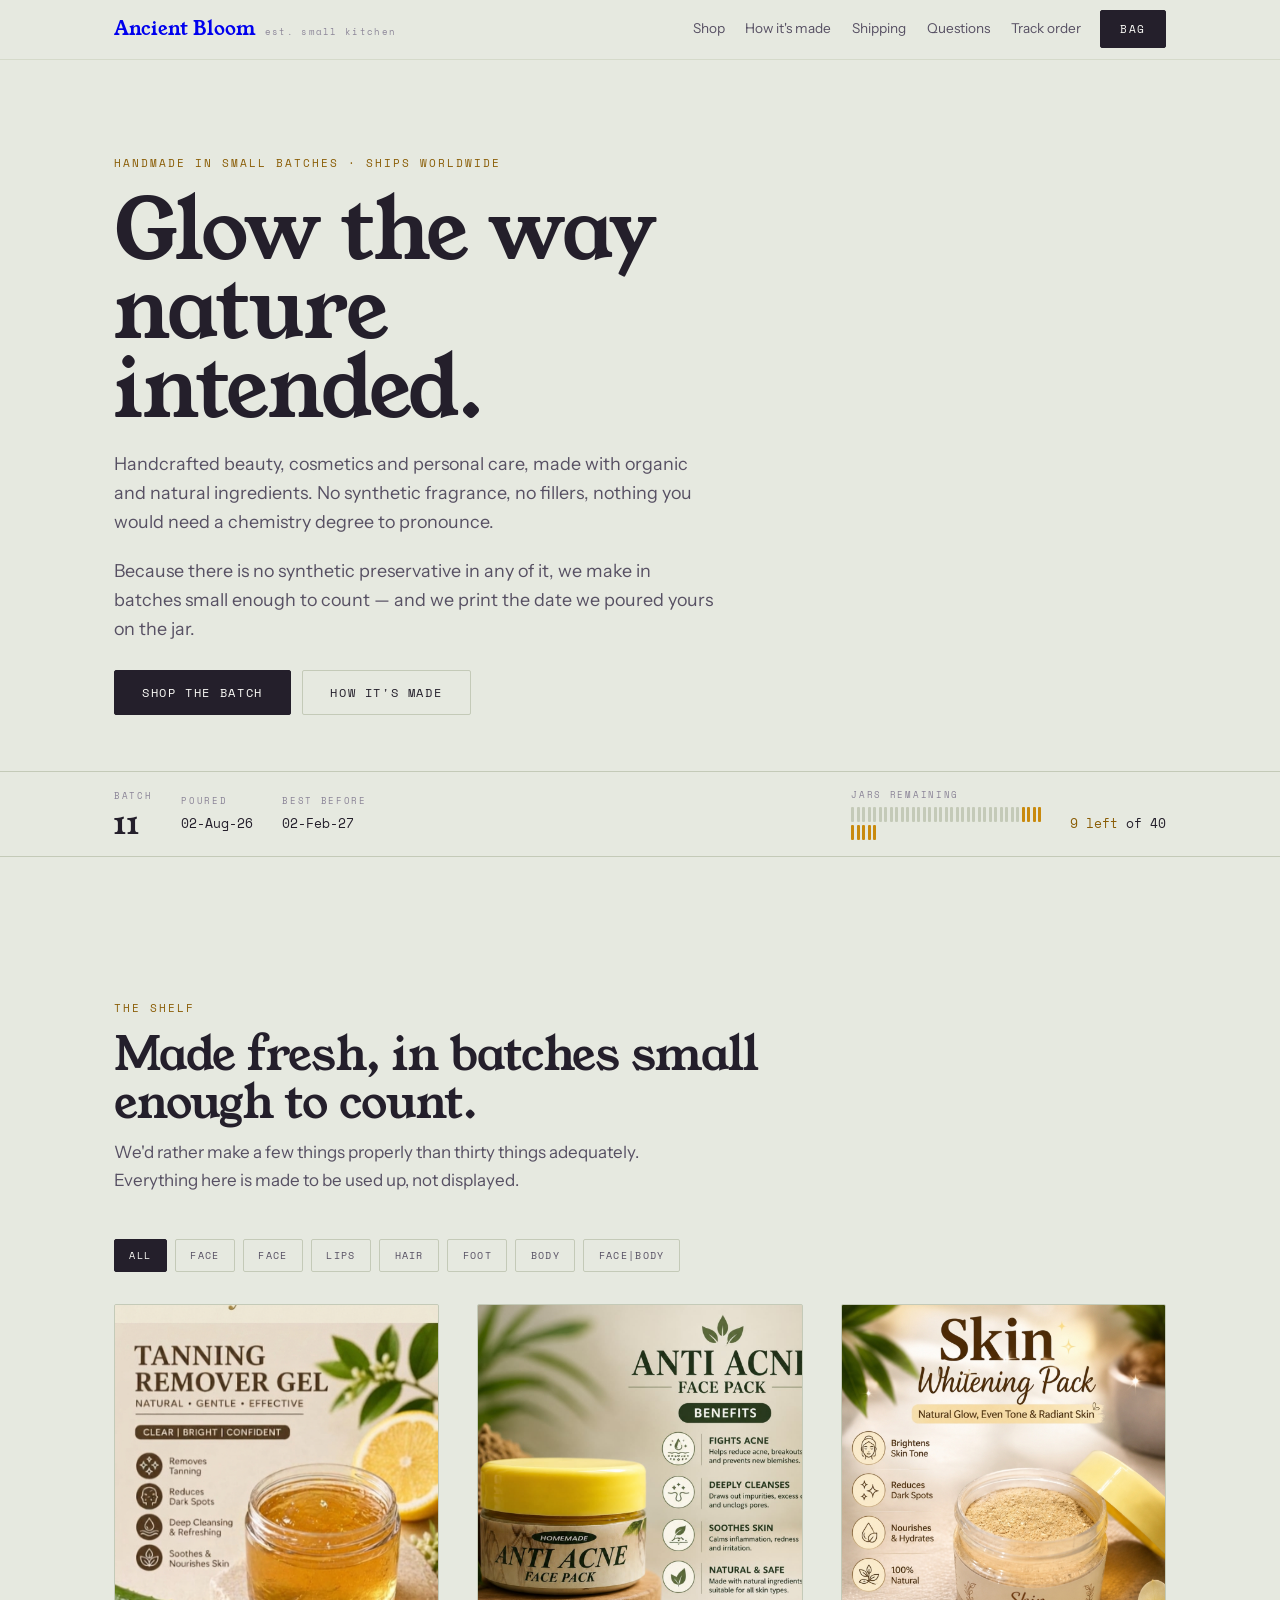
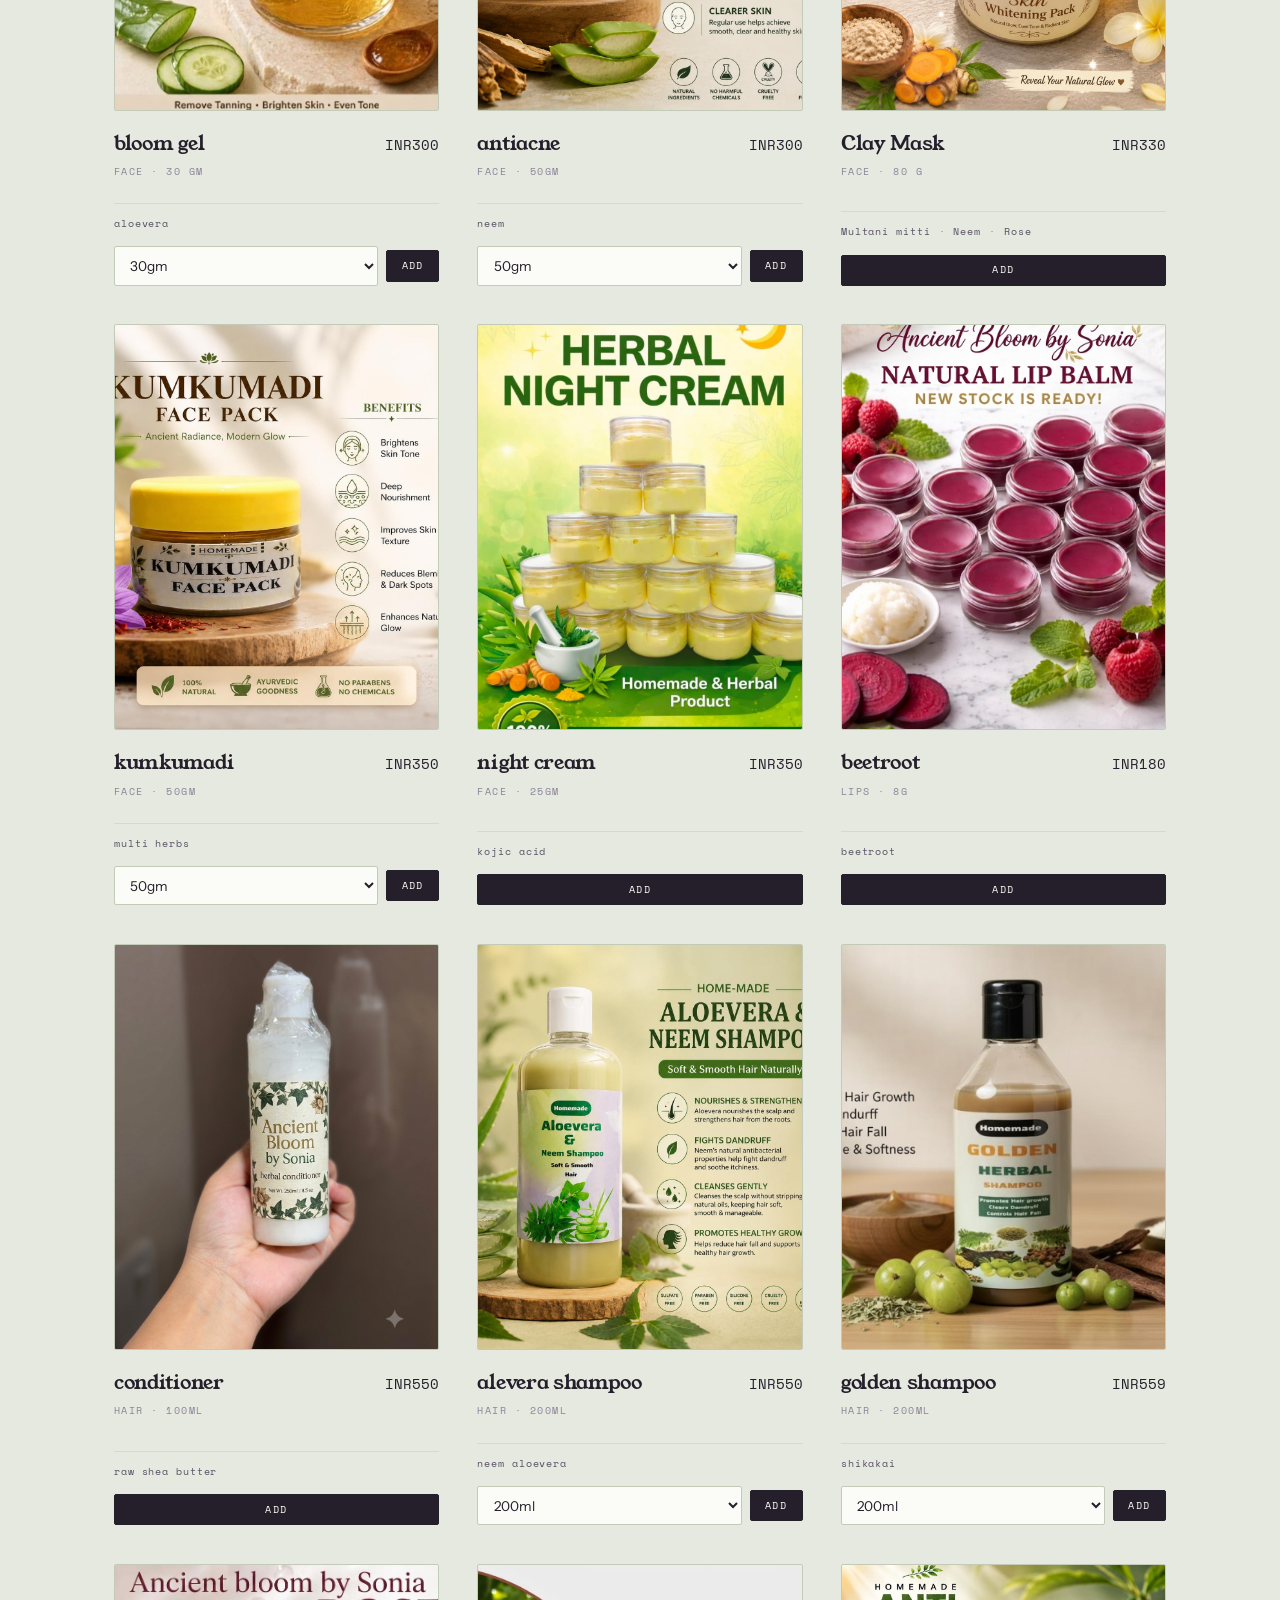
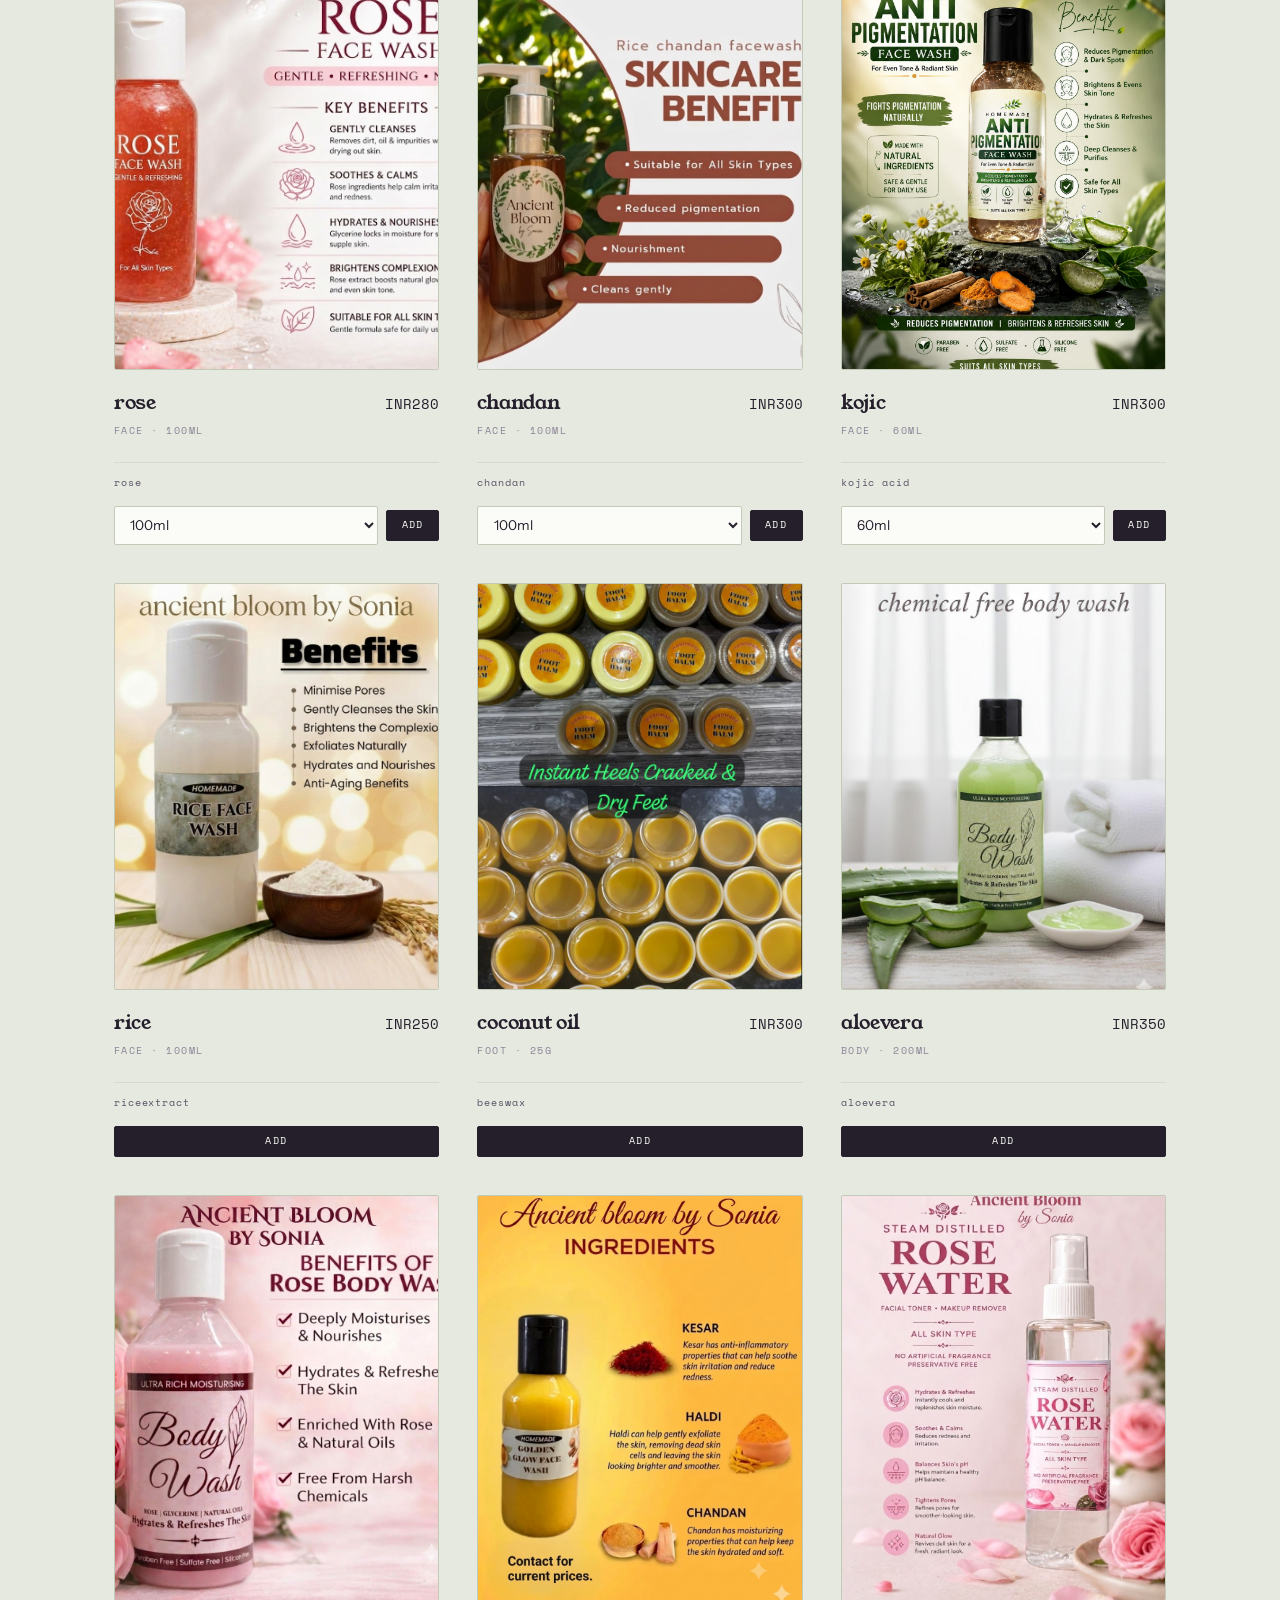
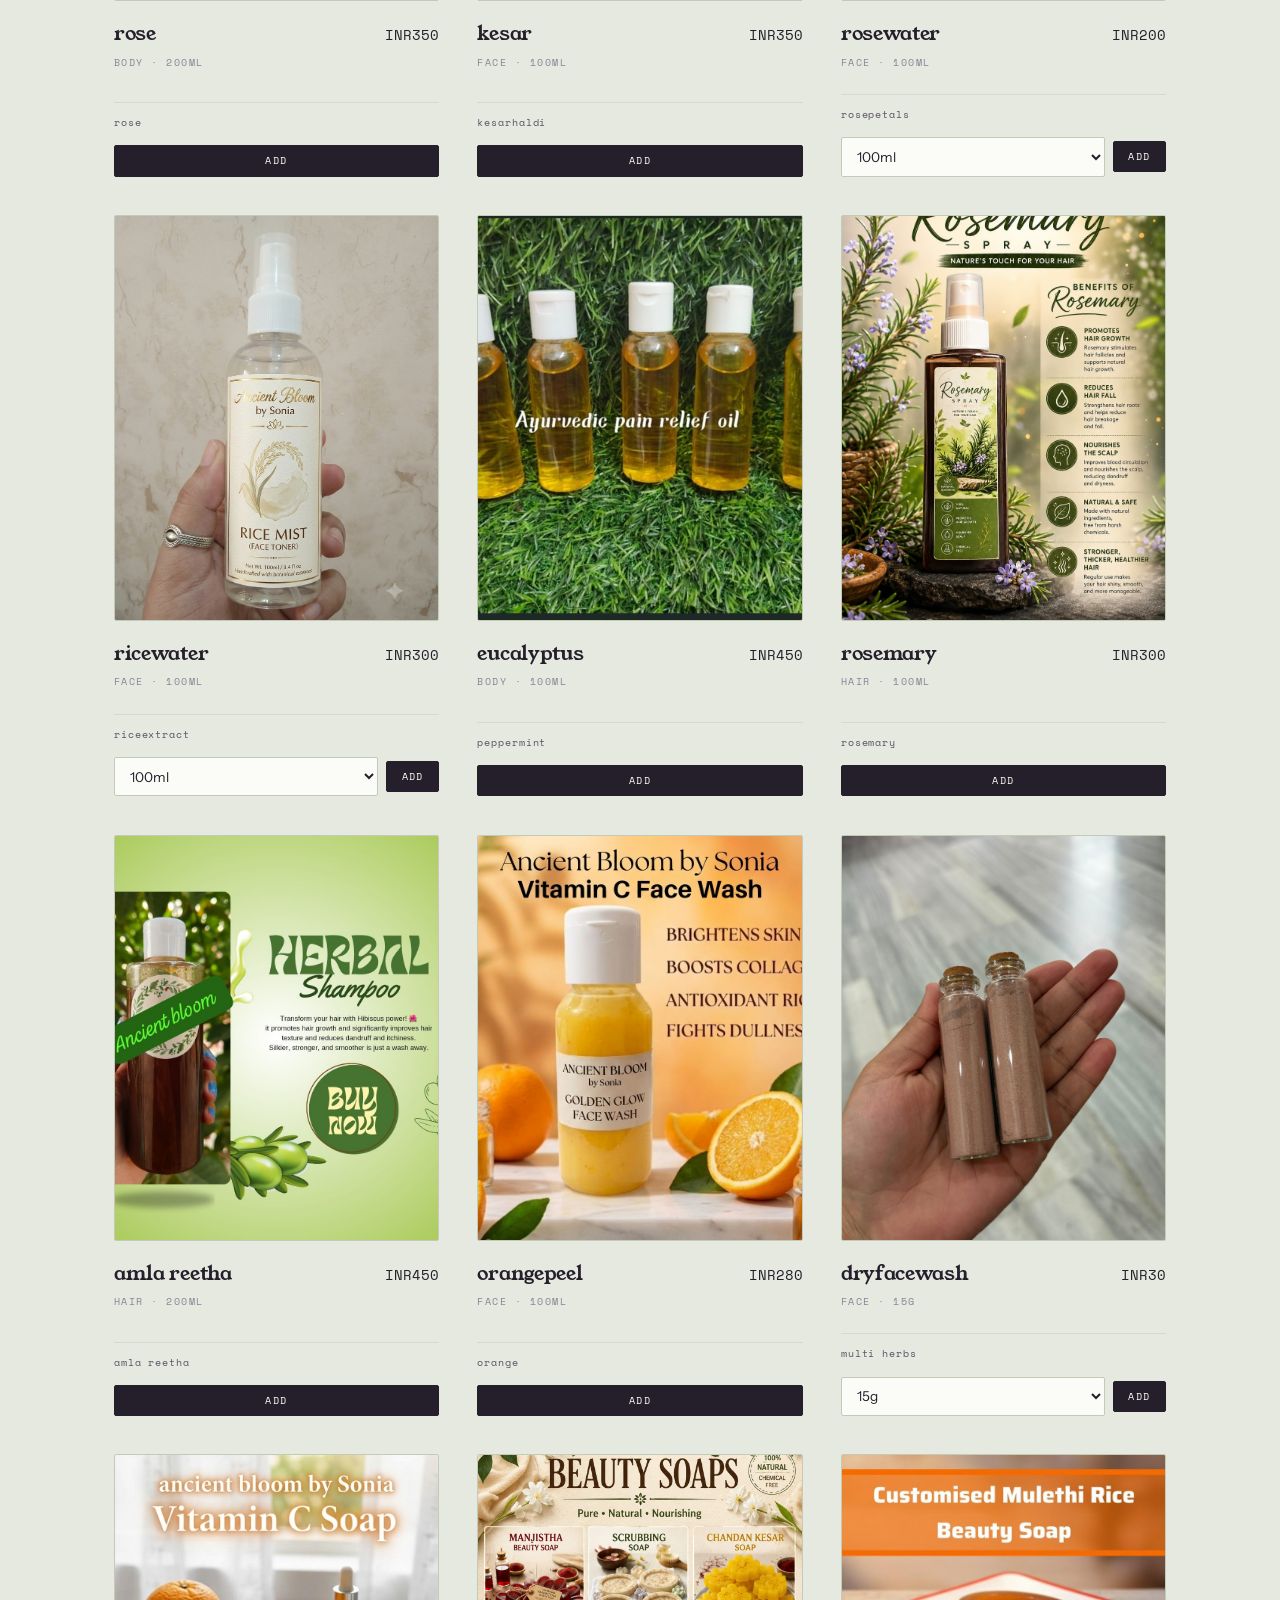
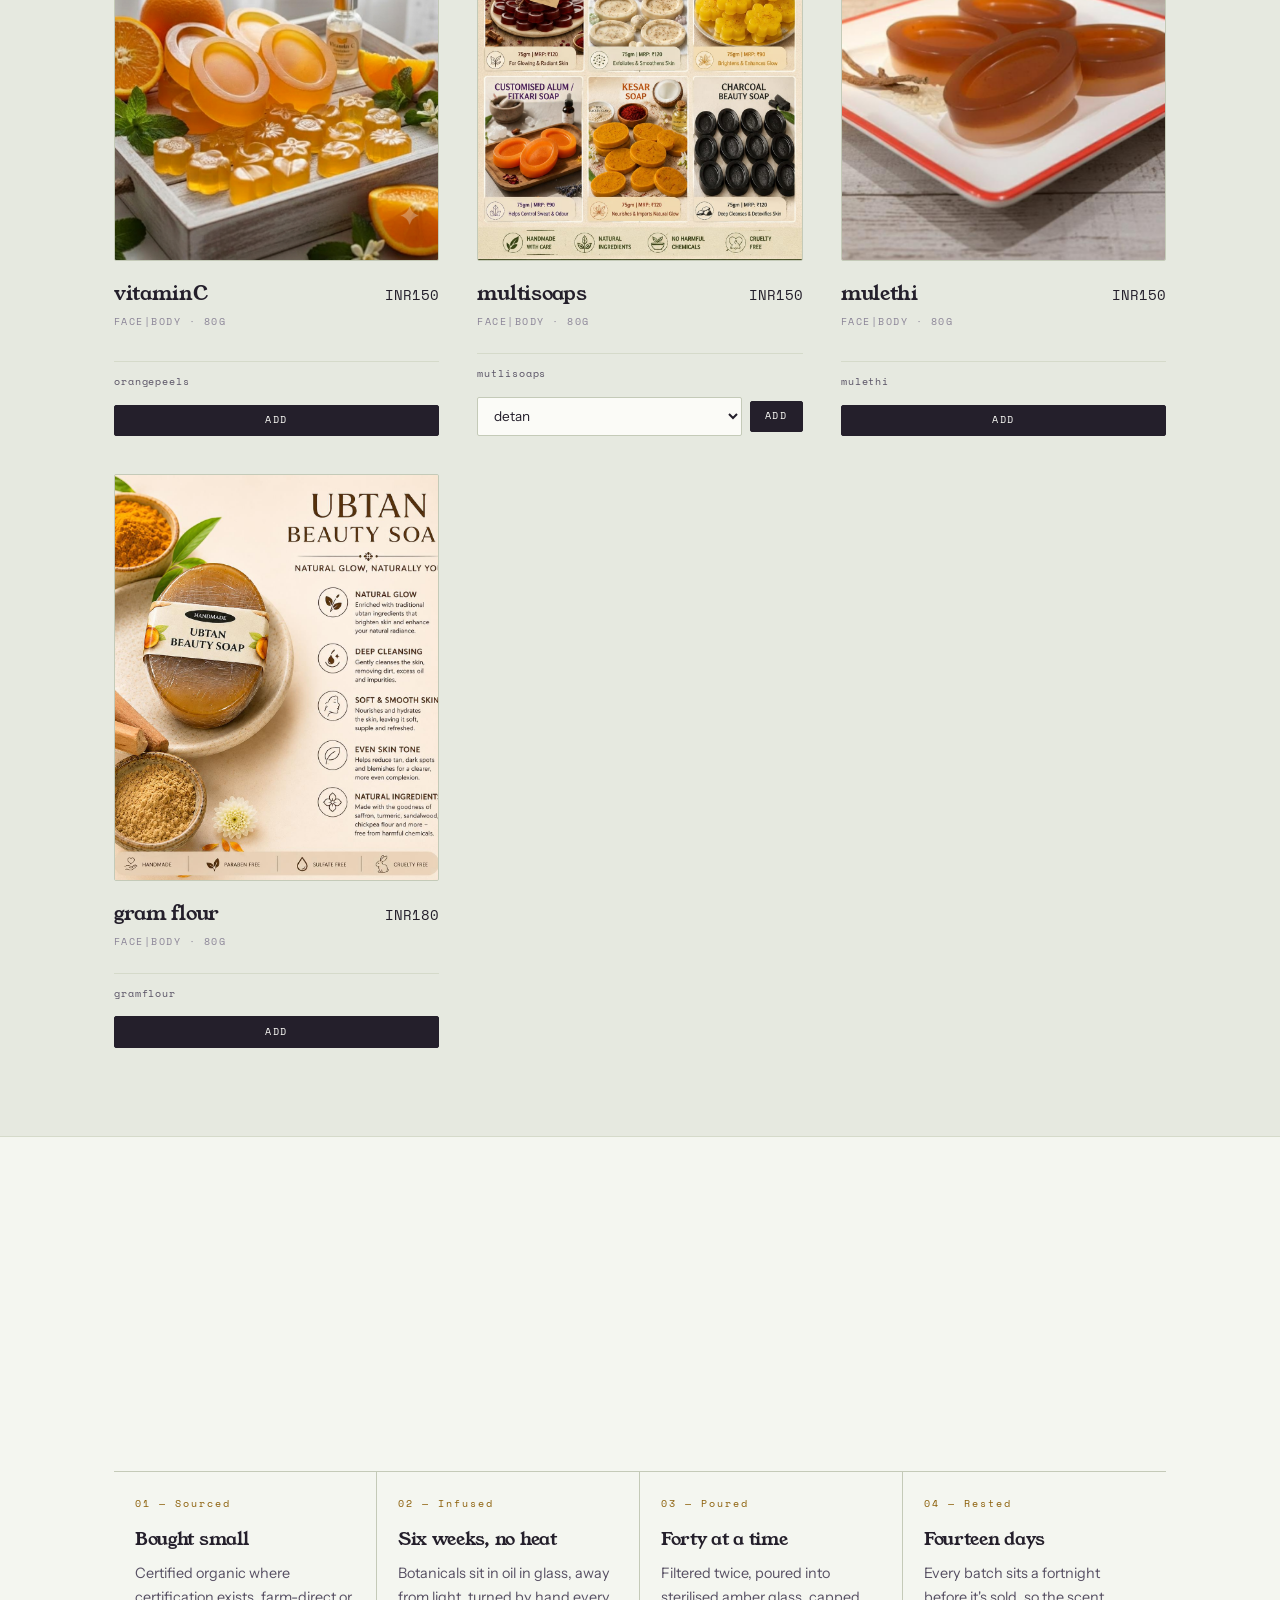
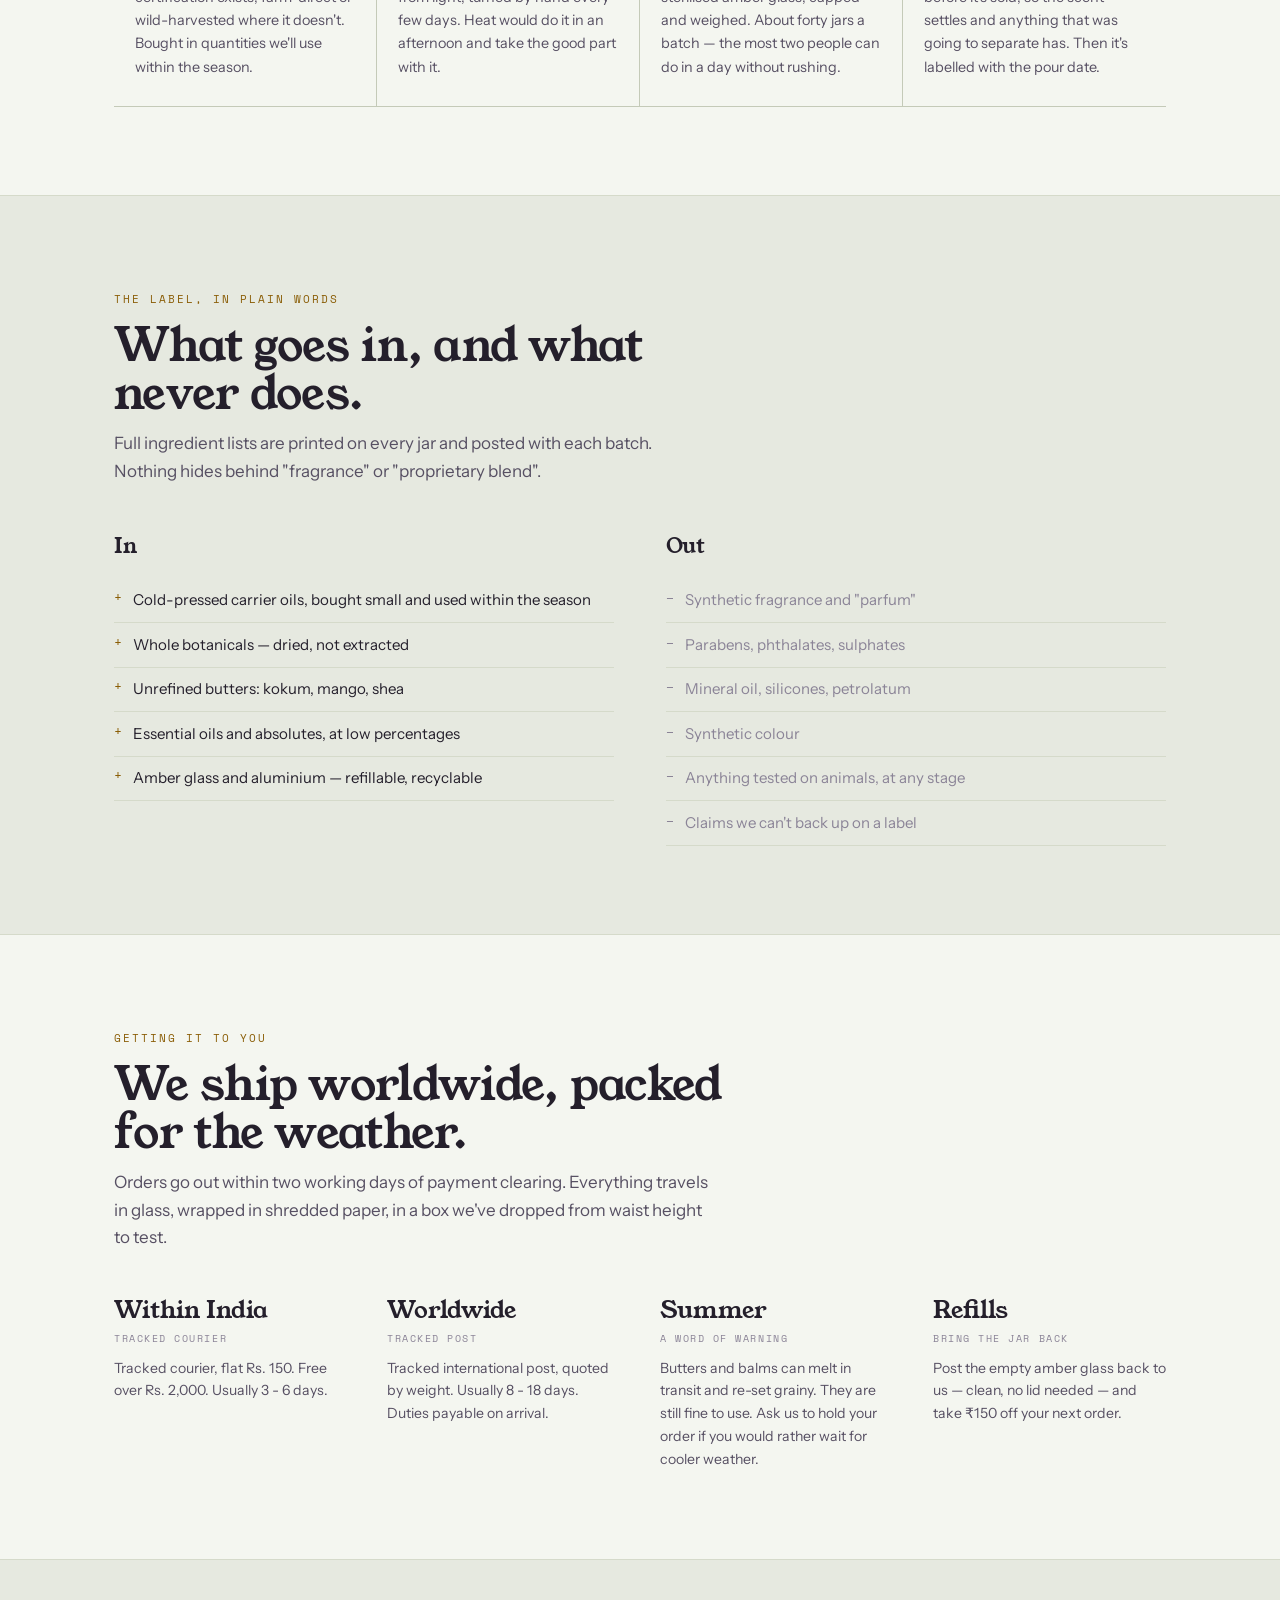
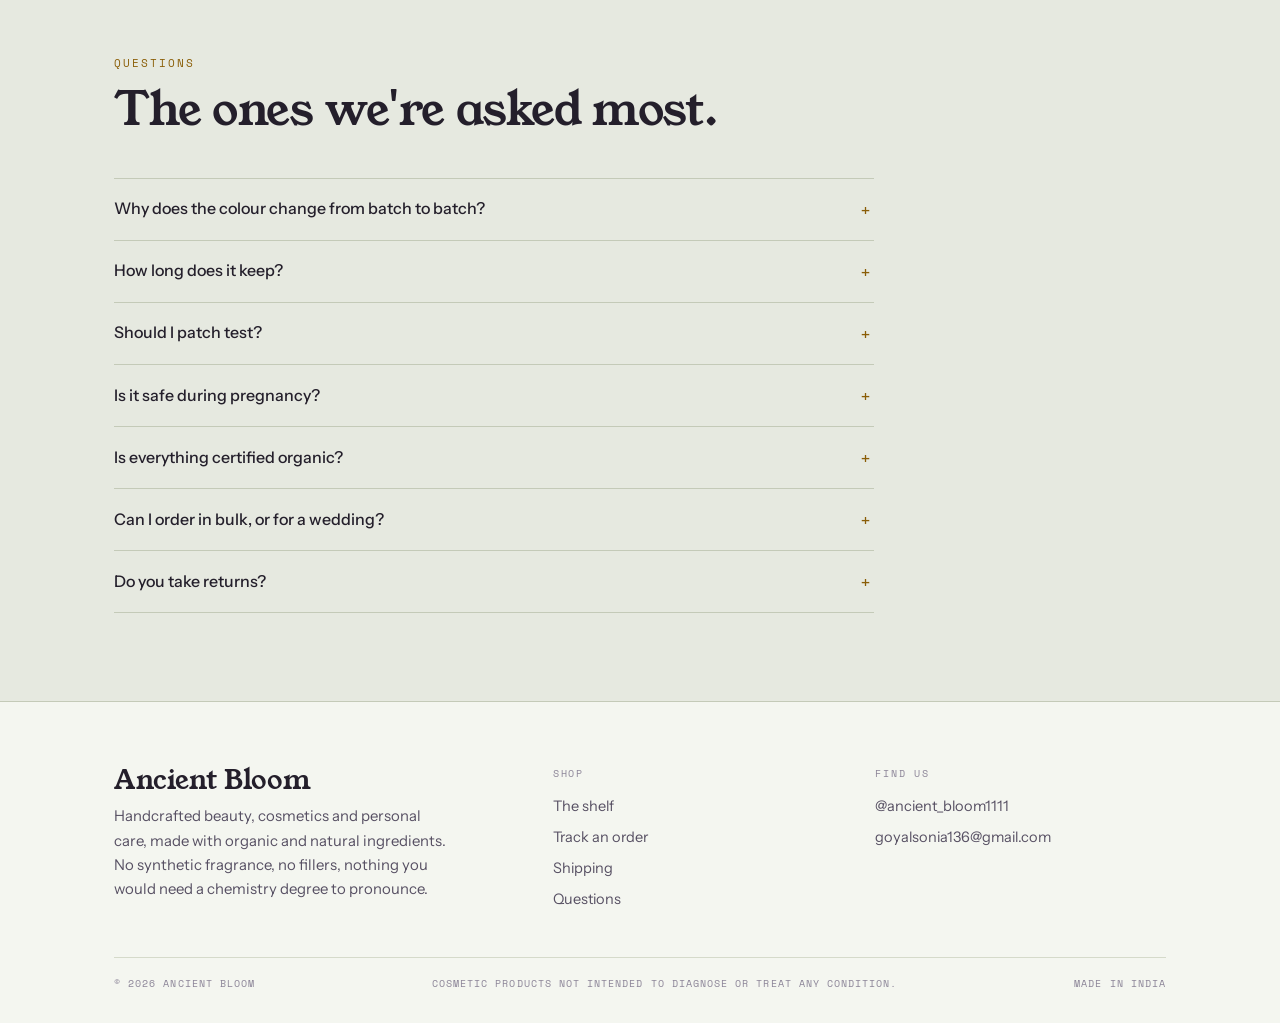
<file: index.html>
<!doctype html>
<html lang="en">
<head>
<meta charset="utf-8">
<meta name="viewport" content="width=device-width, initial-scale=1">
<title>Ancient Bloom</title>
<meta name="description" content="Handcrafted beauty, cosmetics and personal care made with organic and natural ingredients. Poured by hand in small batches. Ships worldwide.">

<link rel="preconnect" href="https://fonts.googleapis.com">
<link rel="preconnect" href="https://fonts.gstatic.com" crossorigin>
<link href="https://fonts.googleapis.com/css2?family=Young+Serif&family=Instrument+Sans:wght@400;500;600&family=Space+Mono:wght@400;700&display=swap" rel="stylesheet">
<link rel="stylesheet" href="assets/styles.css">
</head>

<body>

<header class="mast">
  <div class="mast__in">
    <a class="mark" href="#top">
      <span class="mark__name" data-s="brand_name">Ancient Bloom</span>
      <span class="mark__no">est. small kitchen</span>
    </a>
    <nav class="mast__nav">
      <a href="#shelf">Shop</a>
      <a href="#made">How it's made</a>
      <a href="#ship">Shipping</a>
      <a href="#faq">Questions</a>
      <a href="track.html">Track order</a>
    </nav>
    <button class="btn cartbtn" id="openCart">
      Bag <b id="cartCount" style="display:none">0</b>
    </button>
  </div>
</header>

<main id="top">

<section class="hero">
  <div class="wrap">
    <div class="rv">
      <span class="label" data-s="eyebrow"></span>
      <h1 data-s="tagline"></h1>
      <p class="hero__lede" data-s="intro"></p>
      <p class="hero__lede" data-s="intro_2"></p>
      <div class="hero__acts">
        <a class="btn btn--wide" href="#shelf">Shop the batch</a>
        <a class="btn btn--ghost btn--wide" href="#made">How it's made</a>
      </div>
    </div>
  </div>

  <div class="band rv">
    <dl class="band__in">
      <div class="band__c band__no"><dt>Batch</dt><dd data-s="batch_number"></dd></div>
      <div class="band__c"><dt>Poured</dt><dd data-s="batch_poured"></dd></div>
      <div class="band__c"><dt>Best before</dt><dd data-s="batch_best_before"></dd></div>
      <div class="band__sp"></div>
      <div class="band__c"><dt>Jars remaining</dt><dd><div class="tally" id="tally"></div></dd></div>
      <div class="band__c band__left"><dt>&nbsp;</dt><dd id="tallyNote"></dd></div>
    </dl>
  </div>
</section>

<!-- ══ SHOP — everything below comes from data/products.csv ══ -->
<section class="sec" id="shelf-sec">
  <div class="wrap">
    <div class="sec__head rv">
      <span class="label">The shelf</span>
      <h2>Made fresh, in batches small enough to count.</h2>
      <p>We'd rather make a few things properly than thirty things adequately. Everything here is made to be used up, not displayed.</p>
    </div>
    <div class="filters rv" id="filters"></div>
    <div class="shelf rv" id="shelf"></div>
  </div>
</section>

<section class="sec sec--paper" id="made">
  <div class="wrap">
    <div class="sec__head rv">
      <span class="label">Method</span>
      <h2>Four weeks from field to jar. Mostly waiting.</h2>
      <p>Nothing here is complicated. It's just slow, and slow is the part most brands skip.</p>
    </div>
    <div class="steps rv">
      <div class="step"><span class="step__no">01 — Sourced</span><h3>Bought small</h3>
        <p>Certified organic where certification exists, farm-direct or wild-harvested where it doesn't. Bought in quantities we'll use within the season.</p></div>
      <div class="step"><span class="step__no">02 — Infused</span><h3>Six weeks, no heat</h3>
        <p>Botanicals sit in oil in glass, away from light, turned by hand every few days. Heat would do it in an afternoon and take the good part with it.</p></div>
      <div class="step"><span class="step__no">03 — Poured</span><h3>Forty at a time</h3>
        <p>Filtered twice, poured into sterilised amber glass, capped and weighed. About forty jars a batch — the most two people can do in a day without rushing.</p></div>
      <div class="step"><span class="step__no">04 — Rested</span><h3>Fourteen days</h3>
        <p>Every batch sits a fortnight before it's sold, so the scent settles and anything that was going to separate has. Then it's labelled with the pour date.</p></div>
    </div>
  </div>
</section>

<section class="sec">
  <div class="wrap">
    <div class="sec__head rv">
      <span class="label">The label, in plain words</span>
      <h2>What goes in, and what never does.</h2>
      <p>Full ingredient lists are printed on every jar and posted with each batch. Nothing hides behind "fragrance" or "proprietary blend".</p>
    </div>
    <div class="split rv">
      <div class="col col--in"><h3>In</h3><ul>
        <li>Cold-pressed carrier oils, bought small and used within the season</li>
        <li>Whole botanicals — dried, not extracted</li>
        <li>Unrefined butters: kokum, mango, shea</li>
        <li>Essential oils and absolutes, at low percentages</li>
        <li>Amber glass and aluminium — refillable, recyclable</li>
      </ul></div>
      <div class="col col--out"><h3>Out</h3><ul>
        <li>Synthetic fragrance and "parfum"</li>
        <li>Parabens, phthalates, sulphates</li>
        <li>Mineral oil, silicones, petrolatum</li>
        <li>Synthetic colour</li>
        <li>Anything tested on animals, at any stage</li>
        <li>Claims we can't back up on a label</li>
      </ul></div>
    </div>
  </div>
</section>

<section class="sec sec--paper" id="ship">
  <div class="wrap">
    <div class="sec__head rv">
      <span class="label">Getting it to you</span>
      <h2>We ship worldwide, packed for the weather.</h2>
      <p>Orders go out within two working days of payment clearing. Everything travels in glass, wrapped in shredded paper, in a box we've dropped from waist height to test.</p>
    </div>
    <div class="ship rv">
      <div class="ship__cell"><b>Within India</b><span>Tracked courier</span><p data-s="ship_india"></p></div>
      <div class="ship__cell"><b>Worldwide</b><span>Tracked post</span><p data-s="ship_world"></p></div>
      <div class="ship__cell"><b>Summer</b><span>A word of warning</span><p data-s="ship_note"></p></div>
      <div class="ship__cell"><b>Refills</b><span>Bring the jar back</span>
        <p>Post the empty amber glass back to us — clean, no lid needed — and take ₹150 off your next order.</p></div>
    </div>
  </div>
</section>

<section class="sec" id="faq">
  <div class="wrap">
    <div class="sec__head rv"><span class="label">Questions</span><h2>The ones we're asked most.</h2></div>
    <div class="faq rv">
      <details><summary>Why does the colour change from batch to batch?</summary>
        <p>Because the plants do. Turmeric grown in a wet year is paler; rose petals dried in March are deeper than the ones dried in July. We don't correct for it with colourant, so the jar you get in October won't exactly match the one from April. The formula is identical.</p></details>
      <details><summary>How long does it keep?</summary>
        <p>Six months from the pour date printed on the base, kept out of direct sun with the lid on. If anything ever smells sharp or off, stop using it and tell us — we'll replace it.</p></details>
      <details><summary>Should I patch test?</summary>
        <p>Yes, always, with any new product. A little on the inside of your forearm, left alone for a day. Natural doesn't mean non-reactive — plenty of people react to sandalwood, nut oils or citrus. Full ingredient lists are on every jar so you can check before you buy.</p></details>
      <details><summary>Is it safe during pregnancy?</summary>
        <p>Some of the botanicals we use aren't generally recommended in pregnancy, and it depends on the product. Message us and we'll send the full ingredient list — then run it past your doctor or midwife rather than us. We're not qualified to make that call for you.</p></details>
      <details><summary>Is everything certified organic?</summary>
        <p>Not all of it, and we'd rather say so. Where a certified organic supplier exists at a scale we can buy from, we use them. Where they don't, we buy direct from growers we've visited. "Organic and natural" on our label means that, not a certificate we've bought.</p></details>
      <details><summary>Can I order in bulk, or for a wedding?</summary>
        <p>Yes. Favours, hampers and gifting are a good chunk of what we do. Give us four weeks' notice — a batch takes that long — and tell us the quantity and budget. We can do custom labels and unscented versions.</p></details>
      <details><summary>Do you take returns?</summary>
        <p>On unopened jars, within seven days, yes — you pay return postage. Once a jar's been opened we can't resell it, so we don't take it back. If something arrived broken or wrong, send us a photo and we'll fix it, no argument.</p></details>
    </div>
  </div>
</section>

</main>

<footer class="foot">
  <div class="wrap">
    <div class="foot__grid">
      <div>
        <div class="foot__brand" data-s="brand_name"></div>
        <p style="color:var(--ink-soft);font-size:.93rem;max-width:34ch" data-s="intro"></p>
      </div>
      <div><h4>Shop</h4><ul>
        <li><a href="#shelf-sec">The shelf</a></li>
        <li><a href="track.html">Track an order</a></li>
        <li><a href="#ship">Shipping</a></li>
        <li><a href="#faq">Questions</a></li>
      </ul></div>
      <div><h4>Find us</h4><ul>
        <li><a data-ig target="_blank" rel="noopener"></a></li>
        <li><a data-mail></a></li>
      </ul></div>
    </div>
    <div class="foot__fine">
      <span>© <span id="yr"></span> <span data-s="brand_name"></span></span>
      <span data-s="footer_note"></span>
      <span>Made in India</span>
    </div>
  </div>
</footer>

<div class="scrim" id="scrim"></div>
<aside class="drawer" id="drawer" aria-label="Shopping bag">
  <div class="drawer__top">
    <h2 id="drawerTitle">Your bag</h2>
    <button class="x" id="closeCart" aria-label="Close">×</button>
  </div>
  <div class="drawer__body" id="cartBody"></div>
  <div class="drawer__foot" id="cartFoot"></div>
</aside>

<script src="assets/app.js"></script>
</body>
</html>
</file>
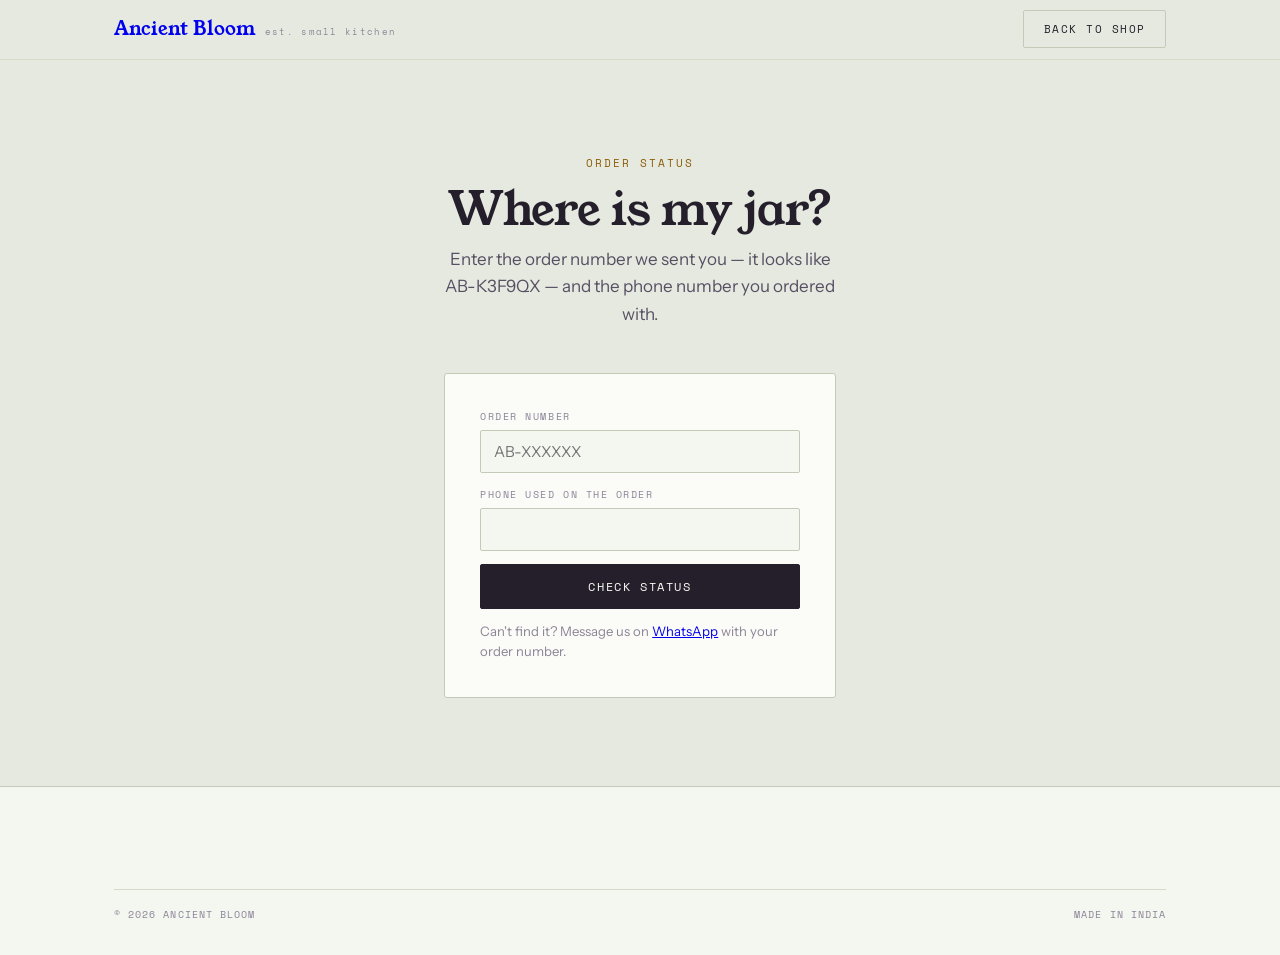
<file: track.html>
<!doctype html>
<html lang="en">
<head>
<meta charset="utf-8">
<meta name="viewport" content="width=device-width, initial-scale=1">
<title>Track your order — Ancient Bloom</title>
<meta name="robots" content="noindex">
<link rel="preconnect" href="https://fonts.googleapis.com">
<link rel="preconnect" href="https://fonts.gstatic.com" crossorigin>
<link href="https://fonts.googleapis.com/css2?family=Young+Serif&family=Instrument+Sans:wght@400;500&family=Space+Mono:wght@400;700&display=swap" rel="stylesheet">
<link rel="stylesheet" href="assets/styles.css">
</head>
<body>

<header class="mast">
  <div class="mast__in">
    <a class="mark" href="index.html">
      <span class="mark__name">Ancient Bloom</span>
      <span class="mark__no">est. small kitchen</span>
    </a>
    <a class="btn btn--ghost" href="index.html">Back to shop</a>
  </div>
</header>

<main class="sec">
  <div class="wrap track">
    <div class="sec__head" style="text-align:center;margin-inline:auto">
      <span class="label">Order status</span>
      <h2>Where is my jar?</h2>
      <p style="margin-inline:auto">Enter the order number we sent you — it looks like AB-K3F9QX — and the phone number you ordered with.</p>
    </div>

    <div class="track__card">
      <div class="field">
        <label for="t-id">Order number</label>
        <input id="t-id" placeholder="AB-XXXXXX" autocapitalize="characters">
      </div>
      <div class="field">
        <label for="t-phone">Phone used on the order</label>
        <input id="t-phone" inputmode="tel">
      </div>
      <button class="btn btn--full btn--wide" id="lookup">Check status</button>
      <div id="result"></div>
      <p class="note" id="fallback"></p>
    </div>
  </div>
</main>

<footer class="foot">
  <div class="wrap"><div class="foot__fine">
    <span>© <span id="yr"></span> Ancient Bloom</span>
    <span>Made in India</span>
  </div></div>
</footer>

<script>
document.getElementById('yr').textContent = new Date().getFullYear();

let SET = {};

function parseCSV(t){
  t = t.replace(/^\uFEFF/,'');
  const rows=[]; let row=[],f='',q=false;
  for(let i=0;i<t.length;i++){
    const c=t[i];
    if(q){ if(c==='"'){ if(t[i+1]==='"'){f+='"';i++;} else q=false; } else f+=c; }
    else if(c==='"') q=true;
    else if(c===','){ row.push(f); f=''; }
    else if(c==='\n'){ row.push(f); rows.push(row); row=[]; f=''; }
    else if(c!=='\r') f+=c;
  }
  if(f.length||row.length){ row.push(f); rows.push(row); }
  return rows.filter(r=>r.some(v=>v.trim()!==''));
}

fetch('data/settings.csv?v='+Date.now())
  .then(r=>r.text())
  .then(t=>{
    parseCSV(t).slice(1).forEach(r=>SET[(r[0]||'').trim()]=(r[1]||'').trim());
    document.getElementById('fallback').innerHTML =
      'Can\'t find it? Message us on <a href="https://wa.me/'+SET.whatsapp+
      '" target="_blank" rel="noopener">WhatsApp</a> with your order number.';
  })
  .catch(()=>{});

/* JSONP — avoids every cross-origin problem with Apps Script */
function jsonp(url){
  return new Promise((resolve,reject)=>{
    const cb = 'ab_cb_' + Math.random().toString(36).slice(2);
    const s = document.createElement('script');
    const timer = setTimeout(()=>{ cleanup(); reject(new Error('timeout')); }, 12000);
    function cleanup(){ clearTimeout(timer); delete window[cb]; s.remove(); }
    window[cb] = d => { cleanup(); resolve(d); };
    s.onerror = () => { cleanup(); reject(new Error('network')); };
    s.src = url + (url.includes('?') ? '&' : '?') + 'callback=' + cb;
    document.body.appendChild(s);
  });
}

document.getElementById('lookup').onclick = async () => {
  const id = document.getElementById('t-id').value.trim().toUpperCase();
  const ph = document.getElementById('t-phone').value.trim();
  const box = document.getElementById('result');
  const btn = document.getElementById('lookup');

  if(!id || !ph){ box.innerHTML = '<p class="err">Both fields are needed.</p>'; return; }
  if(!SET.orders_url){
    box.innerHTML = '<p class="err">Order lookup is not switched on yet. Please message us on WhatsApp.</p>';
    return;
  }

  btn.disabled = true; btn.textContent = 'Checking…';
  box.innerHTML = '';

  try{
    const d = await jsonp(SET.orders_url + '?id=' + encodeURIComponent(id) + '&phone=' + encodeURIComponent(ph));
    if(!d || !d.found){
      box.innerHTML = '<p class="err">No order matches that number and phone. Check both, or message us.</p>';
    } else {
      box.innerHTML = `
        <div class="status">
          <p><span class="pill">${d.status || 'New'}</span></p>
          <dl>
            <div><dt>Order</dt><dd>${d.id}</dd></div>
            <div><dt>Placed</dt><dd>${d.placed || '—'}</dd></div>
            <div><dt>Items</dt><dd style="white-space:pre-line">${d.items || '—'}</dd></div>
            <div><dt>Total</dt><dd>${d.total || '—'}</dd></div>
            ${d.tracking ? `<div><dt>Tracking</dt><dd>${d.tracking}</dd></div>` : ''}
          </dl>
        </div>`;
    }
  }catch(e){
    box.innerHTML = '<p class="err">Could not reach the order system. Please message us on WhatsApp.</p>';
  }

  btn.disabled = false; btn.textContent = 'Check status';
};
</script>
</body>
</html>
</file>
<file: assets/styles.css>
/* Ancient Bloom — stylesheet.
   You should not need to edit this file to run the shop.
   The one thing worth changing is the colour block below. */

:root{
  --ground:#E6E9E0;
  --ground-2:#DCE0D3;
  --surface:#F4F6F0;
  --paper:#FBFBF7;
  --ink:#241F2B;
  --ink-soft:#575063;
  --mute:#8B8497;
  --line:#C4CAB8;
  --line-soft:#D5DACA;
  --gold:#C98A0E;
  --goldink:#8A5D06;
  --rose:#B4707F;
  --ok:#3F7D58;

  --display:'Young Serif',Georgia,serif;
  --body:'Instrument Sans',system-ui,-apple-system,sans-serif;
  --mono:'Space Mono',ui-monospace,monospace;

  --pad:clamp(1.15rem,5vw,4.5rem);
  --gap:clamp(2.5rem,7vw,5.5rem);
  --maxw:1180px;
}

*,*::before,*::after{box-sizing:border-box}
html{scroll-behavior:smooth}
@media (prefers-reduced-motion:reduce){html{scroll-behavior:auto}*{transition:none!important;animation:none!important}}

body{
  margin:0;background:var(--ground);color:var(--ink);
  font-family:var(--body);font-size:1.0625rem;line-height:1.62;
  -webkit-font-smoothing:antialiased;overflow-x:hidden;
}
h1,h2,h3{font-family:var(--display);font-weight:400;letter-spacing:-.015em;margin:0}
p{margin:0 0 1.1em}
img{max-width:100%;display:block}
:focus-visible{outline:2px solid var(--goldink);outline-offset:3px;border-radius:2px}

.wrap{max-width:var(--maxw);margin:0 auto;padding-inline:var(--pad)}
.label{font-family:var(--mono);font-size:.66rem;text-transform:uppercase;letter-spacing:.19em;color:var(--goldink)}
.sr{position:absolute;width:1px;height:1px;overflow:hidden;clip:rect(0 0 0 0);white-space:nowrap}

/* ── buttons ─────────────────────────────────────────── */
.btn{
  display:inline-flex;align-items:center;justify-content:center;gap:.5rem;
  font-family:var(--mono);font-size:.68rem;text-transform:uppercase;letter-spacing:.14em;
  text-decoration:none;padding:.78rem 1.2rem;border-radius:2px;
  border:1px solid var(--ink);background:var(--ink);color:var(--paper);
  transition:.18s;cursor:pointer;font-weight:400;line-height:1;
}
.btn:hover:not(:disabled){background:transparent;color:var(--ink)}
.btn:disabled{opacity:.4;cursor:not-allowed}
.btn--ghost{background:transparent;color:var(--ink);border-color:var(--line)}
.btn--ghost:hover:not(:disabled){background:var(--ink);color:var(--paper);border-color:var(--ink)}
.btn--wide{padding:.98rem 1.7rem;font-size:.72rem}
.btn--full{width:100%}
.btn--sm{padding:.6rem .9rem;font-size:.62rem}

/* ── masthead ────────────────────────────────────────── */
.mast{position:sticky;top:0;z-index:70;background:color-mix(in srgb,var(--ground) 90%,transparent);
  backdrop-filter:blur(10px);border-bottom:1px solid var(--line-soft)}
.mast__in{max-width:var(--maxw);margin:0 auto;padding:.65rem var(--pad);display:flex;align-items:center;gap:1.2rem}
.mark{display:flex;align-items:baseline;gap:.55rem;text-decoration:none;margin-right:auto}
.mark__name{font-family:var(--display);font-size:1.2rem;line-height:1}
.mark__no{font-family:var(--mono);font-size:.58rem;color:var(--mute);letter-spacing:.14em}
.mast__nav{display:flex;gap:1.3rem}
.mast__nav a{font-size:.85rem;text-decoration:none;color:var(--ink-soft);padding-bottom:2px;border-bottom:1px solid transparent;transition:.18s}
.mast__nav a:hover{color:var(--ink);border-bottom-color:var(--gold)}
@media (max-width:880px){.mast__nav{display:none}}
.cartbtn{position:relative}
.cartbtn b{position:absolute;top:-7px;right:-7px;min-width:19px;height:19px;border-radius:10px;
  background:var(--gold);color:var(--ink);font-family:var(--mono);font-size:.62rem;
  display:grid;place-content:center;padding:0 5px;font-weight:700}

/* ── banners ─────────────────────────────────────────── */
.alert{padding:.9rem var(--pad);font-size:.9rem;text-align:center;border-bottom:1px solid var(--line)}
.alert--warn{background:#F6E7C6;color:#5A4409}
.alert--err{background:#F4DCDC;color:#7A2C2C}

/* ── hero ────────────────────────────────────────────── */
.hero{padding:clamp(2.6rem,7vw,5.5rem) 0 clamp(1.5rem,4vw,3rem)}
.hero h1{font-size:clamp(2.7rem,7.4vw,5.2rem);line-height:.95;margin:1rem 0 1.3rem;max-width:12ch}
.hero__lede{font-size:clamp(1rem,1.4vw,1.14rem);max-width:50ch;color:var(--ink-soft)}
.hero__acts{display:flex;flex-wrap:wrap;gap:.7rem;margin-top:1.7rem}

/* batch band */
.band{border-top:1px solid var(--line);border-bottom:1px solid var(--line);margin-top:clamp(2rem,5vw,3.5rem)}
.band__in{max-width:var(--maxw);margin:0 auto;padding:1rem var(--pad);
  display:flex;align-items:center;gap:1.8rem;flex-wrap:wrap;font-family:var(--mono)}
.band__c{display:flex;flex-direction:column;gap:5px}
.band__c dt{font-size:.56rem;letter-spacing:.19em;text-transform:uppercase;color:var(--mute)}
.band__c dd{margin:0;font-size:.81rem}
.band__no dd{font-family:var(--display);font-size:1.9rem;line-height:1}
.band__sp{flex:1;min-width:10px}
@media (max-width:640px){.band__sp{display:none}.band__in{gap:.9rem 1.4rem}}
.tally{display:flex;flex-wrap:wrap;gap:2.5px;max-width:190px}
.tally i{width:3px;height:15px;background:var(--gold);border-radius:1px}
.tally i.g{background:var(--line)}
.band__left b{font-weight:400;color:var(--goldink)}

/* ── sections ────────────────────────────────────────── */
.sec{padding:var(--gap) 0}
.sec--paper{background:var(--surface);border-block:1px solid var(--line-soft)}
.sec__head{max-width:60ch;margin-bottom:clamp(1.8rem,4vw,2.8rem)}
.sec__head h2{font-size:clamp(1.9rem,3.7vw,2.9rem);line-height:1.04;margin:.6rem 0 .8rem}
.sec__head p{color:var(--ink-soft);margin:0;max-width:54ch}

/* ── filters ─────────────────────────────────────────── */
.filters{display:flex;flex-wrap:wrap;gap:.5rem;margin-bottom:2rem}
.chip{font-family:var(--mono);font-size:.64rem;text-transform:uppercase;letter-spacing:.13em;
  padding:.5rem .9rem;border:1px solid var(--line);border-radius:2px;background:transparent;
  color:var(--ink-soft);cursor:pointer;transition:.16s}
.chip:hover{border-color:var(--gold)}
.chip[aria-pressed="true"]{background:var(--ink);color:var(--paper);border-color:var(--ink)}

/* ── product grid ────────────────────────────────────── */
.shelf{display:grid;grid-template-columns:repeat(auto-fill,minmax(290px,1fr));gap:clamp(1.5rem,3vw,2.4rem)}
.item{display:flex;flex-direction:column;background:transparent}
.shot{position:relative;aspect-ratio:4/5;background:var(--ground-2);border:1px solid var(--line);
  border-radius:2px;overflow:hidden;transition:transform .35s cubic-bezier(.2,.7,.3,1)}
.item:hover .shot{transform:translateY(-4px)}
.shot img{width:100%;height:100%;object-fit:cover}
.shot__hint{position:absolute;inset:0;display:grid;place-content:center;text-align:center;padding:1.3rem;
  font-family:var(--mono);font-size:.62rem;letter-spacing:.13em;text-transform:uppercase;color:var(--mute);line-height:1.9}
.shot__hint::before{content:"◇";display:block;font-size:1.1rem;margin-bottom:.5rem;color:var(--line)}
.flag{position:absolute;top:.7rem;left:.7rem;font-family:var(--mono);font-size:.56rem;
  letter-spacing:.15em;text-transform:uppercase;padding:.35rem .6rem;border-radius:2px;
  background:var(--ink);color:var(--paper)}
.flag--out{background:var(--rose)}
.flag--pre{background:var(--goldink)}

.item__head{display:flex;justify-content:space-between;gap:1rem;align-items:baseline;margin:1rem 0 .25rem}
.item__head h3{font-size:1.28rem}
.item__price{font-family:var(--mono);font-size:.85rem;white-space:nowrap}
.item__size{font-family:var(--mono);font-size:.62rem;letter-spacing:.15em;text-transform:uppercase;color:var(--mute)}
.item p{margin:.6rem 0 .85rem;font-size:.93rem;color:var(--ink-soft)}
.item__ing{font-family:var(--mono);font-size:.62rem;letter-spacing:.09em;color:var(--mute);
  display:flex;flex-wrap:wrap;gap:.25rem .5rem;padding-top:.75rem;border-top:1px solid var(--line-soft)}
.item__ing b{color:var(--ink-soft);font-weight:400}
.item__buy{margin-top:.9rem;display:flex;gap:.5rem;align-items:center}
.item__buy select{flex:1;font-family:var(--body);font-size:.85rem;padding:.6rem .7rem;
  border:1px solid var(--line);border-radius:2px;background:var(--paper);color:var(--ink)}
.item__foot{margin-top:auto}

/* ── generic content blocks ──────────────────────────── */
.steps{display:grid;grid-template-columns:repeat(auto-fit,minmax(215px,1fr));border-top:1px solid var(--line)}
.step{padding:1.5rem 1.3rem 1.7rem;border-bottom:1px solid var(--line);border-right:1px solid var(--line)}
.step:last-child{border-right:0}
@media (max-width:860px){.step{border-right:0}}
.step__no{font-family:var(--mono);font-size:.64rem;letter-spacing:.2em;color:var(--goldink);display:block;margin-bottom:.8rem}
.step h3{font-size:1.15rem;margin-bottom:.45rem}
.step p{font-size:.9rem;color:var(--ink-soft);margin:0}

.split{display:grid;grid-template-columns:1fr 1fr;gap:clamp(1.5rem,4vw,3.5rem)}
@media (max-width:720px){.split{grid-template-columns:1fr}}
.col h3{font-size:1.3rem;margin-bottom:.9rem}
.col ul{list-style:none;margin:0;padding:0}
.col li{padding:.6rem 0;border-bottom:1px solid var(--line-soft);font-size:.94rem;display:flex;gap:.7rem}
.col li::before{font-family:var(--mono);font-size:.8rem;flex:none}
.col--in li::before{content:"+";color:var(--goldink)}
.col--out li::before{content:"–";color:var(--mute)}
.col--out li{color:var(--mute)}

.ship{display:grid;grid-template-columns:repeat(auto-fit,minmax(210px,1fr));gap:1.6rem 2.5rem}
.ship__cell b{font-family:var(--display);font-size:1.5rem;font-weight:400;display:block;line-height:1.15}
.ship__cell span{font-family:var(--mono);font-size:.6rem;letter-spacing:.16em;text-transform:uppercase;color:var(--mute);display:block;margin-top:.4rem}
.ship__cell p{font-size:.88rem;color:var(--ink-soft);margin:.65rem 0 0}

.faq{max-width:760px;border-top:1px solid var(--line)}
.faq details{border-bottom:1px solid var(--line)}
.faq summary{cursor:pointer;list-style:none;padding:1.1rem 2.2rem 1.1rem 0;font-size:1rem;position:relative;font-weight:500}
.faq summary::-webkit-details-marker{display:none}
.faq summary::after{content:"+";position:absolute;right:.2rem;top:1rem;font-family:var(--mono);color:var(--goldink);font-size:1.1rem;transition:.2s}
.faq details[open] summary::after{transform:rotate(45deg)}
.faq p{font-size:.93rem;color:var(--ink-soft);margin:0 0 1.15rem;max-width:62ch;padding-right:1.5rem}

/* ── cart drawer ─────────────────────────────────────── */
.scrim{position:fixed;inset:0;background:#241F2B;opacity:0;visibility:hidden;transition:.28s;z-index:80}
.scrim.on{opacity:.34;visibility:visible}
.drawer{position:fixed;top:0;right:0;bottom:0;width:min(430px,100%);background:var(--paper);
  z-index:90;transform:translateX(102%);transition:transform .32s cubic-bezier(.2,.7,.3,1);
  display:flex;flex-direction:column;border-left:1px solid var(--line)}
.drawer.on{transform:none}
.drawer__top{display:flex;align-items:center;justify-content:space-between;
  padding:1.1rem 1.3rem;border-bottom:1px solid var(--line-soft)}
.drawer__top h2{font-size:1.35rem}
.x{background:none;border:0;font-size:1.5rem;line-height:1;cursor:pointer;color:var(--ink-soft);padding:.2rem .4rem}
.drawer__body{flex:1;overflow-y:auto;padding:1.3rem}
.drawer__foot{border-top:1px solid var(--line-soft);padding:1.2rem 1.3rem}

.line{display:flex;gap:.9rem;padding:.9rem 0;border-bottom:1px solid var(--line-soft)}
.line__t{flex:1}
.line__n{font-size:.98rem;font-weight:500}
.line__o{font-family:var(--mono);font-size:.62rem;letter-spacing:.11em;text-transform:uppercase;color:var(--mute);margin-top:.2rem}
.line__p{font-family:var(--mono);font-size:.82rem;white-space:nowrap}
.qty{display:flex;align-items:center;gap:.1rem;margin-top:.5rem}
.qty button{width:26px;height:26px;border:1px solid var(--line);background:transparent;
  cursor:pointer;font-size:.9rem;line-height:1;color:var(--ink-soft);border-radius:2px}
.qty span{font-family:var(--mono);font-size:.78rem;min-width:30px;text-align:center}
.empty{text-align:center;color:var(--mute);font-size:.93rem;padding:2.5rem 1rem}

.totals{font-family:var(--mono);font-size:.8rem}
.totals div{display:flex;justify-content:space-between;padding:.32rem 0}
.totals .grand{border-top:1px solid var(--line-soft);margin-top:.5rem;padding-top:.6rem;font-size:.95rem}

/* ── forms ───────────────────────────────────────────── */
.field{margin-bottom:.85rem}
.field label{display:block;font-family:var(--mono);font-size:.6rem;letter-spacing:.16em;
  text-transform:uppercase;color:var(--mute);margin-bottom:.35rem}
.field input,.field textarea,.field select{
  width:100%;font-family:var(--body);font-size:.95rem;padding:.68rem .8rem;
  border:1px solid var(--line);border-radius:2px;background:var(--surface);color:var(--ink)}
.field textarea{resize:vertical;min-height:70px}
.field--row{display:grid;grid-template-columns:1fr 1fr;gap:.85rem}
.err{color:#8C2F2F;font-size:.8rem;margin-top:.3rem}
.note{font-size:.82rem;color:var(--mute);margin:.8rem 0 0;line-height:1.5}

.done{text-align:center;padding:1.5rem .5rem}
.done__id{font-family:var(--mono);font-size:1.5rem;letter-spacing:.1em;color:var(--goldink);
  margin:.9rem 0;padding:.8rem;border:1px dashed var(--line);border-radius:2px}

/* ── track page ──────────────────────────────────────── */
.track{max-width:520px;margin:0 auto}
.track__card{background:var(--paper);border:1px solid var(--line);border-radius:3px;padding:clamp(1.4rem,4vw,2.2rem)}
.status{margin-top:1.4rem;border-top:1px solid var(--line-soft);padding-top:1.2rem}
.status dl{margin:0;font-family:var(--mono);font-size:.82rem}
.status dl>div{display:flex;justify-content:space-between;gap:1rem;padding:.5rem 0;border-bottom:1px solid var(--line-soft)}
.status dt{color:var(--mute);text-transform:uppercase;letter-spacing:.13em;font-size:.6rem;align-self:center}
.status dd{margin:0;text-align:right}
.pill{display:inline-block;font-family:var(--mono);font-size:.62rem;letter-spacing:.13em;
  text-transform:uppercase;padding:.35rem .7rem;border-radius:2px;background:var(--gold);color:var(--ink)}

/* ── footer ──────────────────────────────────────────── */
.foot{border-top:1px solid var(--line);padding:clamp(2.5rem,5vw,4rem) 0 2rem;background:var(--surface)}
.foot__grid{display:grid;grid-template-columns:1.4fr 1fr 1fr;gap:2rem}
@media (max-width:720px){.foot__grid{grid-template-columns:1fr 1fr}.foot__grid>:first-child{grid-column:1/-1}}
.foot h4{font-family:var(--mono);font-size:.6rem;letter-spacing:.18em;text-transform:uppercase;color:var(--mute);margin:0 0 .85rem;font-weight:400}
.foot ul{list-style:none;margin:0;padding:0;font-size:.91rem}
.foot li{margin-bottom:.45rem}
.foot a{text-decoration:none;color:var(--ink-soft);border-bottom:1px solid transparent}
.foot a:hover{color:var(--ink);border-bottom-color:var(--gold)}
.foot__brand{font-family:var(--display);font-size:1.7rem;line-height:1.05;margin-bottom:.6rem}
.foot__fine{margin-top:2.4rem;padding-top:1.1rem;border-top:1px solid var(--line-soft);
  display:flex;flex-wrap:wrap;gap:.5rem 1.5rem;justify-content:space-between;
  font-family:var(--mono);font-size:.6rem;letter-spacing:.11em;color:var(--mute);text-transform:uppercase}

/* ── reveal ──────────────────────────────────────────── */
.rv{opacity:0;transform:translateY(14px);transition:opacity .7s ease,transform .7s cubic-bezier(.2,.7,.3,1)}
.rv.in{opacity:1;transform:none}
@media (prefers-reduced-motion:reduce){.rv{opacity:1;transform:none}}
</file>
